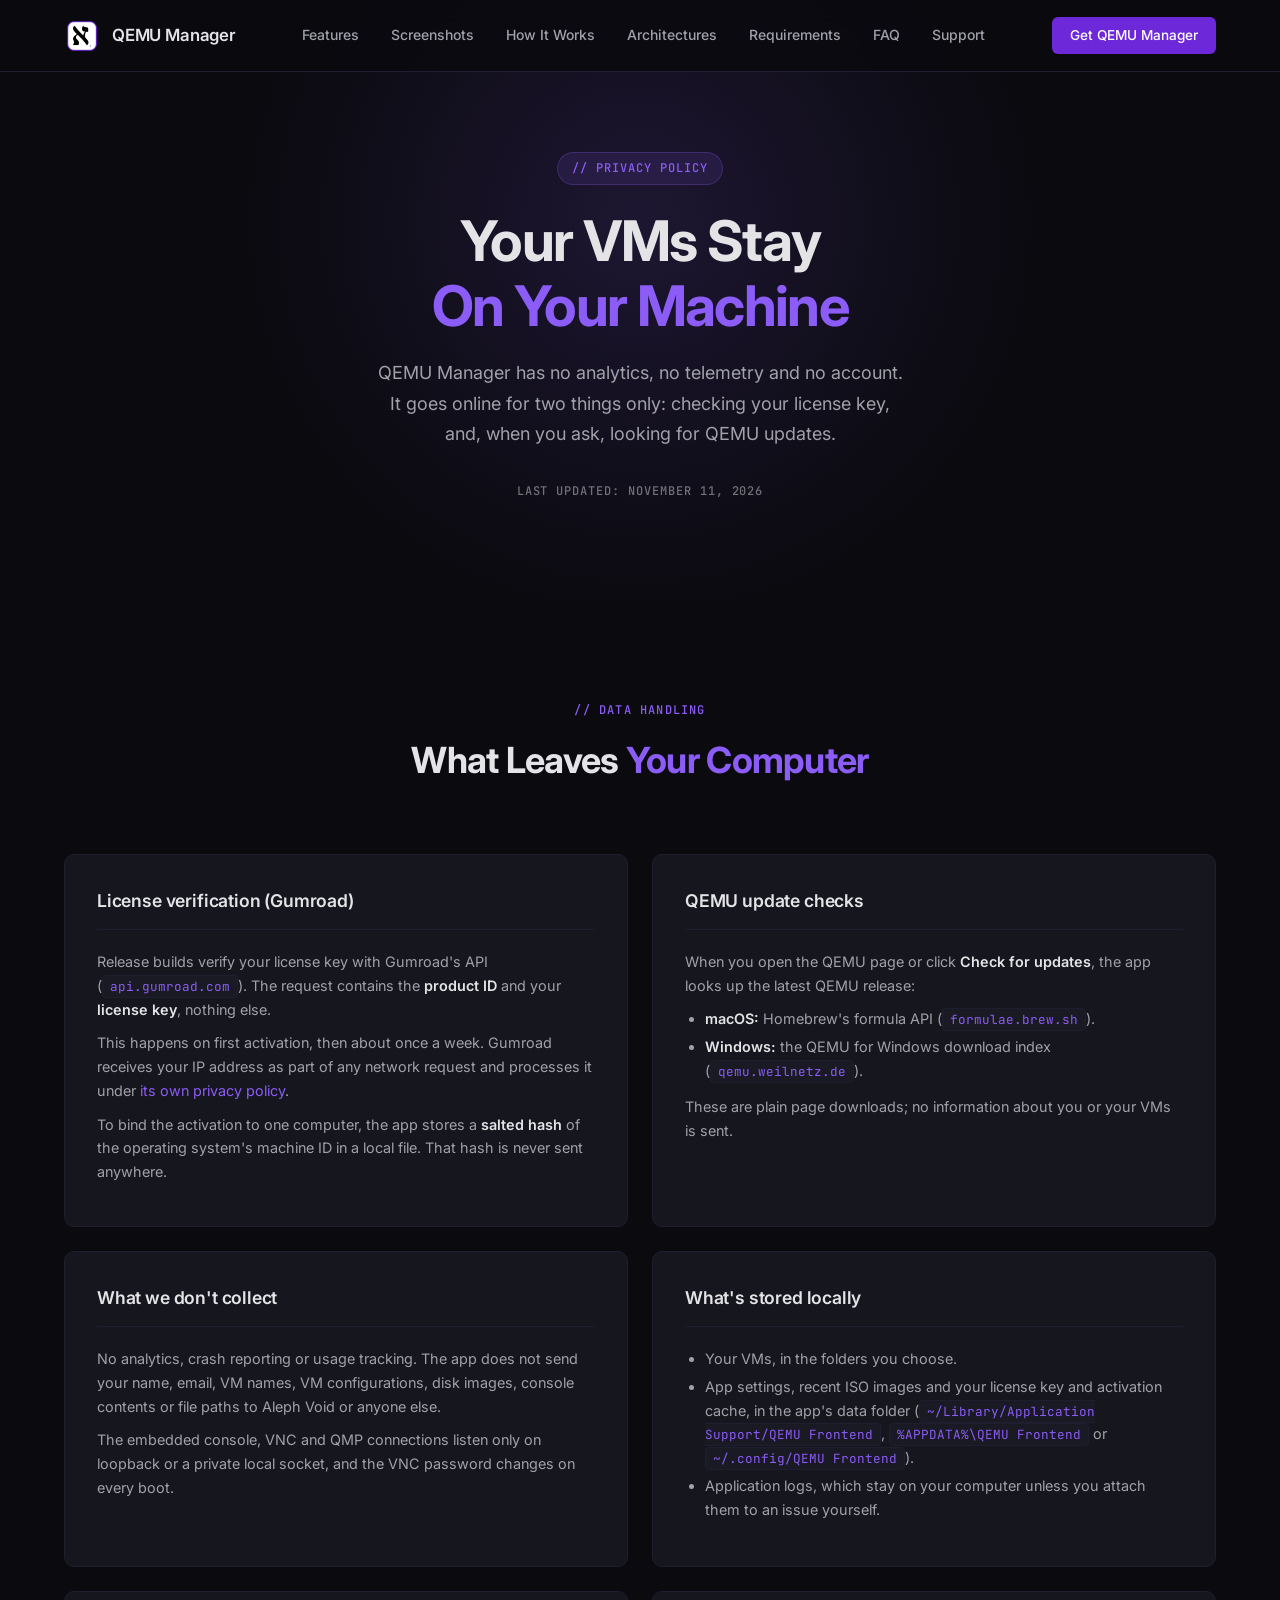
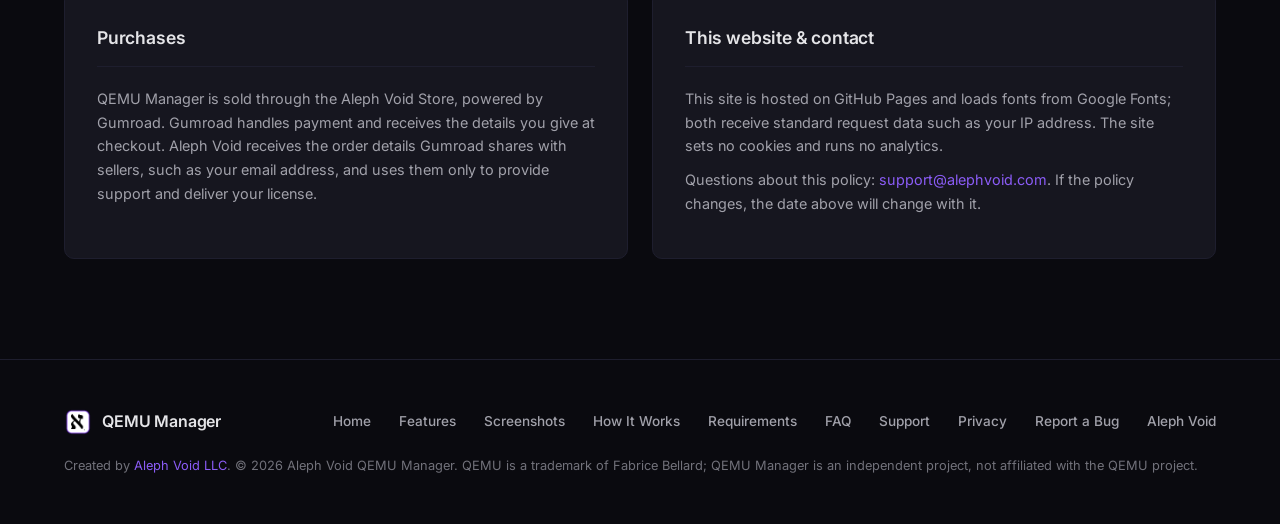
<file: privacy.html>
<!DOCTYPE html>
<html lang="en">
<head>
  <meta charset="UTF-8" />
  <meta name="viewport" content="width=device-width, initial-scale=1.0" />
  <title>Privacy Policy &mdash; Aleph Void QEMU Manager</title>
  <meta name="description" content="Privacy policy for Aleph Void QEMU Manager: no analytics or telemetry; the app only contacts Gumroad to verify your license and, on request, checks for QEMU updates." />
  <link rel="icon" href="/favicon.ico" sizes="48x48" />
  <link rel="icon" type="image/svg+xml" href="assets/img/logo.svg" />
  <link rel="icon" type="image/png" href="assets/img/app-icon.png" sizes="256x256" />

  <!-- Open Graph -->
  <meta property="og:type" content="website" />
  <meta property="og:site_name" content="Aleph Void QEMU Manager" />
  <meta property="og:url" content="https://qemu-manager.alephvoid.com/privacy.html" />
  <meta property="og:title" content="Privacy Policy — Aleph Void QEMU Manager" />
  <meta property="og:description" content="Privacy policy for Aleph Void QEMU Manager: no analytics or telemetry; the app only contacts Gumroad to verify your license and, on request, checks for QEMU updates." />
  <meta property="og:image" content="https://qemu-manager.alephvoid.com/assets/img/app-icon.png" />
  <meta property="og:image:type" content="image/png" />
  <meta property="og:image:width" content="256" />
  <meta property="og:image:height" content="256" />
  <meta property="og:image:alt" content="QEMU Manager icon" />

  <!-- Twitter Card -->
  <meta name="twitter:card" content="summary" />
  <meta name="twitter:title" content="Privacy Policy — Aleph Void QEMU Manager" />
  <meta name="twitter:description" content="QEMU Manager has no analytics or telemetry." />
  <meta name="twitter:image" content="https://qemu-manager.alephvoid.com/assets/img/app-icon.png" />
  <meta name="twitter:image:alt" content="QEMU Manager icon" />
  <link rel="preconnect" href="https://fonts.googleapis.com" />
  <link rel="preconnect" href="https://fonts.gstatic.com" crossorigin />
  <link href="https://fonts.googleapis.com/css2?family=Inter:wght@300;400;500;600;700&family=JetBrains+Mono:wght@400;500&display=swap" rel="stylesheet" />
  <link rel="stylesheet" href="styles.css" />
</head>
<body>
  <!-- Navigation -->
  <nav id="nav">
    <div class="nav-inner">
      <a href="index.html" class="nav-brand">
        <img class="nav-logo" src="assets/img/app-icon.png" alt="QEMU Manager" />
        <span>QEMU Manager</span>
      </a>
      <div class="nav-links">
        <a href="index.html#features">Features</a>
        <a href="index.html#screenshots">Screenshots</a>
        <a href="index.html#how-it-works">How It Works</a>
        <a href="index.html#architectures">Architectures</a>
        <a href="index.html#requirements">Requirements</a>
        <a href="index.html#faq">FAQ</a>
        <a href="support.html">Support</a>
      </div>
      <div class="nav-actions">
        <a href="index.html#install" class="btn btn-sm btn-primary">Get QEMU Manager</a>
      </div>
      <button class="mobile-menu-btn" id="mobile-menu-btn" aria-label="Menu">
        <span></span><span></span><span></span>
      </button>
    </div>
    <div class="mobile-menu" id="mobile-menu">
      <a href="index.html#features">Features</a>
      <a href="index.html#screenshots">Screenshots</a>
      <a href="index.html#how-it-works">How It Works</a>
      <a href="index.html#architectures">Architectures</a>
      <a href="index.html#requirements">Requirements</a>
      <a href="index.html#faq">FAQ</a>
      <a href="support.html">Support</a>
      <a href="index.html#install" class="btn btn-primary">Get QEMU Manager</a>
    </div>
  </nav>

  <!-- Hero -->
  <section class="hero">
    <div class="container">
      <div class="hero-content">
        <div class="hero-badge">// Privacy Policy</div>
        <h1>Your VMs Stay<br /><span class="text-gradient">On Your Machine</span></h1>
        <p class="hero-subtitle">
          QEMU Manager has no analytics, no telemetry and no account. It goes online for two
          things only: checking your license key, and, when you ask, looking for QEMU updates.
        </p>
        <p class="hero-platforms-label">Last updated: November 11, 2026</p>
      </div>
    </div>
  </section>

  <section class="docs">
    <div class="container">
      <div class="section-header">
        <span class="section-label">// Data Handling</span>
        <h2>What Leaves <span class="text-gradient">Your Computer</span></h2>
      </div>
      <div class="docs-grid">
        <div class="doc-card">
          <h3>License verification (Gumroad)</h3>
          <div class="doc-content">
            <p>Release builds verify your license key with Gumroad's API (<code>api.gumroad.com</code>). The request contains the <strong>product ID</strong> and your <strong>license key</strong>, nothing else.</p>
            <p>This happens on first activation, then about once a week. Gumroad receives your IP address as part of any network request and processes it under <a href="https://gumroad.com/privacy" target="_blank" rel="noopener">its own privacy policy</a>.</p>
            <p>To bind the activation to one computer, the app stores a <strong>salted hash</strong> of the operating system's machine ID in a local file. That hash is never sent anywhere.</p>
          </div>
        </div>
        <div class="doc-card">
          <h3>QEMU update checks</h3>
          <div class="doc-content">
            <p>When you open the QEMU page or click <strong>Check for updates</strong>, the app looks up the latest QEMU release:</p>
            <ul>
              <li><strong>macOS:</strong> Homebrew's formula API (<code>formulae.brew.sh</code>).</li>
              <li><strong>Windows:</strong> the QEMU for Windows download index (<code>qemu.weilnetz.de</code>).</li>
            </ul>
            <p>These are plain page downloads; no information about you or your VMs is sent.</p>
          </div>
        </div>
        <div class="doc-card">
          <h3>What we don't collect</h3>
          <div class="doc-content">
            <p>No analytics, crash reporting or usage tracking. The app does not send your name, email, VM names, VM configurations, disk images, console contents or file paths to Aleph Void or anyone else.</p>
            <p>The embedded console, VNC and QMP connections listen only on loopback or a private local socket, and the VNC password changes on every boot.</p>
          </div>
        </div>
        <div class="doc-card">
          <h3>What's stored locally</h3>
          <div class="doc-content">
            <ul>
              <li>Your VMs, in the folders you choose.</li>
              <li>App settings, recent ISO images and your license key and activation cache, in the app's data folder (<code>~/Library/Application Support/QEMU Frontend</code>, <code>%APPDATA%\QEMU Frontend</code> or <code>~/.config/QEMU Frontend</code>).</li>
              <li>Application logs, which stay on your computer unless you attach them to an issue yourself.</li>
            </ul>
          </div>
        </div>
        <div class="doc-card">
          <h3>Purchases</h3>
          <div class="doc-content">
            <p>QEMU Manager is sold through the Aleph Void Store, powered by Gumroad. Gumroad handles payment and receives the details you give at checkout. Aleph Void receives the order details Gumroad shares with sellers, such as your email address, and uses them only to provide support and deliver your license.</p>
          </div>
        </div>
        <div class="doc-card">
          <h3>This website &amp; contact</h3>
          <div class="doc-content">
            <p>This site is hosted on GitHub Pages and loads fonts from Google Fonts; both receive standard request data such as your IP address. The site sets no cookies and runs no analytics.</p>
            <p>Questions about this policy: <a href="mailto:support@alephvoid.com?subject=QEMU%20Manager%20privacy">support@alephvoid.com</a>. If the policy changes, the date above will change with it.</p>
          </div>
        </div>
      </div>
    </div>
  </section>

  <!-- Footer -->
  <footer class="footer">
    <div class="container">
      <div class="footer-inner">
        <div class="footer-brand">
          <img class="footer-logo" src="assets/img/app-icon.png" alt="QEMU Manager" />
          <span>QEMU Manager</span>
        </div>
        <div class="footer-links">
          <a href="index.html">Home</a>
          <a href="index.html#features">Features</a>
          <a href="index.html#screenshots">Screenshots</a>
          <a href="index.html#how-it-works">How It Works</a>
          <a href="index.html#requirements">Requirements</a>
          <a href="index.html#faq">FAQ</a>
          <a href="support.html">Support</a>
          <a href="privacy.html">Privacy</a>
          <a href="https://github.com/aleph-void/qemu-manager.alephvoid.com/issues" target="_blank" rel="noopener">Report a Bug</a>
          <a href="https://alephvoid.com" target="_blank" rel="noopener">Aleph Void</a>
        </div>
        <p class="footer-copy">Created by <a href="https://alephvoid.com" target="_blank" rel="noopener">Aleph Void LLC</a>. &copy; 2026 Aleph Void QEMU Manager. QEMU is a trademark of Fabrice Bellard; QEMU Manager is an independent project, not affiliated with the QEMU project.</p>
      </div>
    </div>
  </footer>

  <script src="main.js"></script>
</body>
</html>
</file>
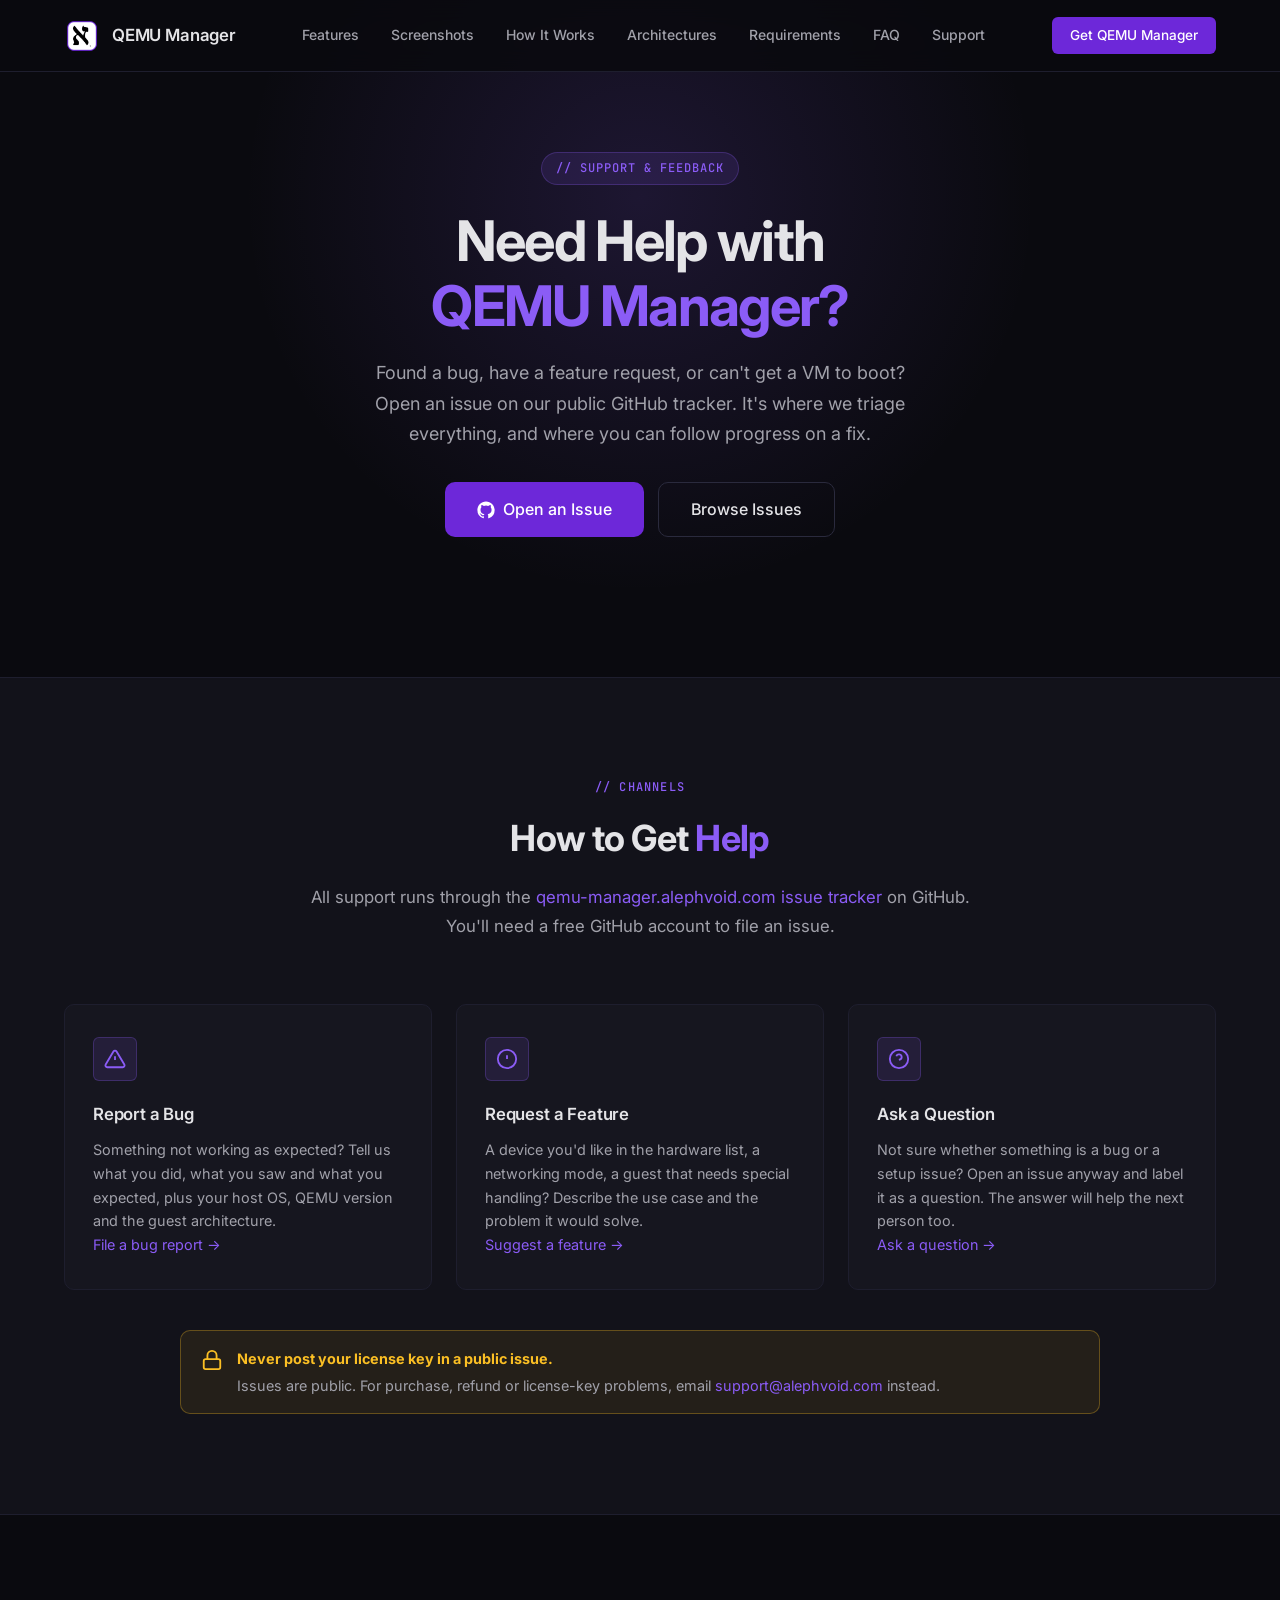
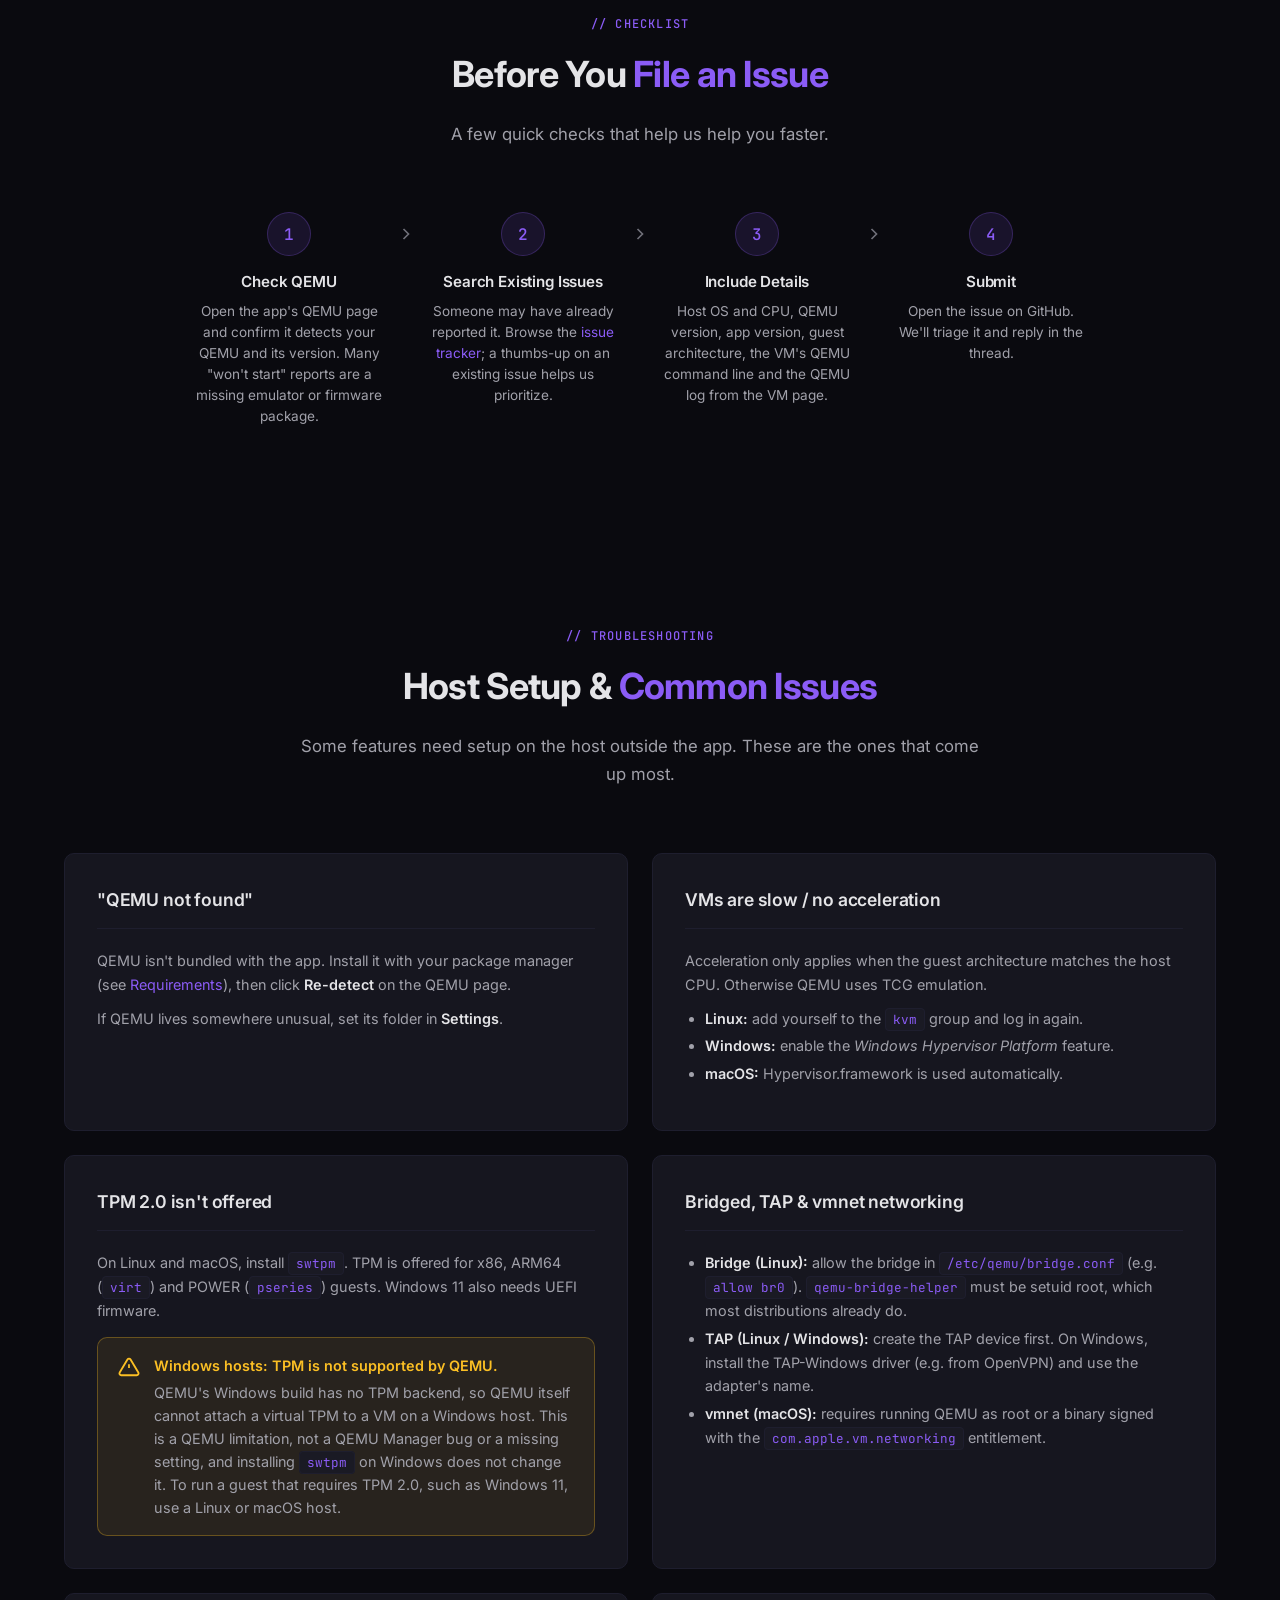
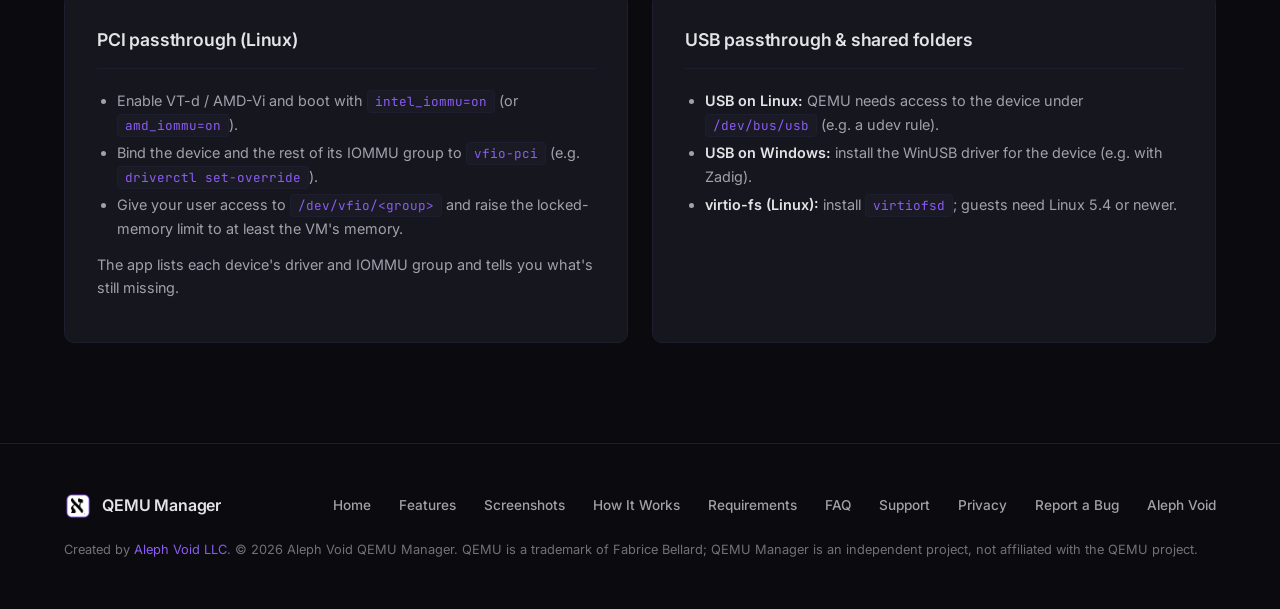
<file: support.html>
<!DOCTYPE html>
<html lang="en">
<head>
  <meta charset="UTF-8" />
  <meta name="viewport" content="width=device-width, initial-scale=1.0" />
  <title>Support &mdash; Aleph Void QEMU Manager</title>
  <meta name="description" content="Get support for Aleph Void QEMU Manager. Report bugs, request features and ask questions on the GitHub issue tracker." />
  <link rel="icon" href="/favicon.ico" sizes="48x48" />
  <link rel="icon" type="image/svg+xml" href="assets/img/logo.svg" />
  <link rel="icon" type="image/png" href="assets/img/app-icon.png" sizes="256x256" />

  <!-- Open Graph -->
  <meta property="og:type" content="website" />
  <meta property="og:site_name" content="Aleph Void QEMU Manager" />
  <meta property="og:url" content="https://qemu-manager.alephvoid.com/support.html" />
  <meta property="og:title" content="Support — Aleph Void QEMU Manager" />
  <meta property="og:description" content="Get support for Aleph Void QEMU Manager. Report bugs, request features and ask questions on the GitHub issue tracker." />
  <meta property="og:image" content="https://qemu-manager.alephvoid.com/assets/img/app-icon.png" />
  <meta property="og:image:type" content="image/png" />
  <meta property="og:image:width" content="256" />
  <meta property="og:image:height" content="256" />
  <meta property="og:image:alt" content="QEMU Manager icon" />

  <!-- Twitter Card -->
  <meta name="twitter:card" content="summary" />
  <meta name="twitter:title" content="Support — Aleph Void QEMU Manager" />
  <meta name="twitter:description" content="Report bugs, request features, or ask questions about QEMU Manager." />
  <meta name="twitter:image" content="https://qemu-manager.alephvoid.com/assets/img/app-icon.png" />
  <meta name="twitter:image:alt" content="QEMU Manager icon" />
  <link rel="preconnect" href="https://fonts.googleapis.com" />
  <link rel="preconnect" href="https://fonts.gstatic.com" crossorigin />
  <link href="https://fonts.googleapis.com/css2?family=Inter:wght@300;400;500;600;700&family=JetBrains+Mono:wght@400;500&display=swap" rel="stylesheet" />
  <link rel="stylesheet" href="styles.css" />
</head>
<body>
  <!-- Navigation -->
  <nav id="nav">
    <div class="nav-inner">
      <a href="index.html" class="nav-brand">
        <img class="nav-logo" src="assets/img/app-icon.png" alt="QEMU Manager" />
        <span>QEMU Manager</span>
      </a>
      <div class="nav-links">
        <a href="index.html#features">Features</a>
        <a href="index.html#screenshots">Screenshots</a>
        <a href="index.html#how-it-works">How It Works</a>
        <a href="index.html#architectures">Architectures</a>
        <a href="index.html#requirements">Requirements</a>
        <a href="index.html#faq">FAQ</a>
        <a href="support.html">Support</a>
      </div>
      <div class="nav-actions">
        <a href="index.html#install" class="btn btn-sm btn-primary">Get QEMU Manager</a>
      </div>
      <button class="mobile-menu-btn" id="mobile-menu-btn" aria-label="Menu">
        <span></span><span></span><span></span>
      </button>
    </div>
    <div class="mobile-menu" id="mobile-menu">
      <a href="index.html#features">Features</a>
      <a href="index.html#screenshots">Screenshots</a>
      <a href="index.html#how-it-works">How It Works</a>
      <a href="index.html#architectures">Architectures</a>
      <a href="index.html#requirements">Requirements</a>
      <a href="index.html#faq">FAQ</a>
      <a href="support.html">Support</a>
      <a href="index.html#install" class="btn btn-primary">Get QEMU Manager</a>
    </div>
  </nav>

  <!-- Hero -->
  <section class="hero">
    <div class="container">
      <div class="hero-content">
        <div class="hero-badge">// Support &amp; Feedback</div>
        <h1>Need Help with<br /><span class="text-gradient">QEMU Manager?</span></h1>
        <p class="hero-subtitle">
          Found a bug, have a feature request, or can't get a VM to boot? Open an issue on our
          public GitHub tracker. It's where we triage everything, and where you can follow
          progress on a fix.
        </p>
        <div class="hero-actions">
          <a href="https://github.com/aleph-void/qemu-manager.alephvoid.com/issues/new" class="btn btn-primary btn-lg" target="_blank" rel="noopener">
            <svg viewBox="0 0 24 24" fill="currentColor" class="btn-icon"><path d="M12 .5C5.65.5.5 5.65.5 12a11.5 11.5 0 0 0 7.86 10.92c.58.1.79-.25.79-.56v-2c-3.2.7-3.87-1.37-3.87-1.37-.53-1.33-1.28-1.69-1.28-1.69-1.05-.71.08-.7.08-.7 1.16.08 1.77 1.19 1.77 1.19 1.03 1.77 2.7 1.26 3.36.96.1-.75.4-1.26.73-1.55-2.55-.29-5.24-1.28-5.24-5.69 0-1.26.45-2.29 1.19-3.1-.12-.29-.52-1.46.11-3.05 0 0 .97-.31 3.17 1.18a11 11 0 0 1 5.77 0c2.2-1.49 3.17-1.18 3.17-1.18.63 1.59.23 2.76.11 3.05.74.81 1.19 1.84 1.19 3.1 0 4.42-2.69 5.39-5.26 5.68.41.36.78 1.06.78 2.14v3.17c0 .31.21.67.8.56A11.5 11.5 0 0 0 23.5 12C23.5 5.65 18.35.5 12 .5z"/></svg>
            Open an Issue
          </a>
          <a href="https://github.com/aleph-void/qemu-manager.alephvoid.com/issues" class="btn btn-outline btn-lg" target="_blank" rel="noopener">Browse Issues</a>
        </div>
      </div>
    </div>
  </section>

  <!-- Support channels -->
  <section class="features">
    <div class="container">
      <div class="section-header">
        <span class="section-label">// Channels</span>
        <h2>How to Get <span class="text-gradient">Help</span></h2>
        <p>All support runs through the <a href="https://github.com/aleph-void/qemu-manager.alephvoid.com/issues" target="_blank" rel="noopener">qemu-manager.alephvoid.com issue tracker</a> on GitHub. You'll need a free GitHub account to file an issue.</p>
      </div>
      <div class="feature-grid">
        <div class="feature-card">
          <div class="feature-icon">
            <svg viewBox="0 0 24 24" fill="none" stroke="currentColor" stroke-width="2"><path d="M10.29 3.86L1.82 18a2 2 0 0 0 1.71 3h16.94a2 2 0 0 0 1.71-3L13.71 3.86a2 2 0 0 0-3.42 0z"/><line x1="12" y1="9" x2="12" y2="13"/><line x1="12" y1="17" x2="12.01" y2="17"/></svg>
          </div>
          <h3>Report a Bug</h3>
          <p>Something not working as expected? Tell us what you did, what you saw and what you expected, plus your host OS, QEMU version and the guest architecture.</p>
          <p><a href="https://github.com/aleph-void/qemu-manager.alephvoid.com/issues/new?template=bug_report.yml" target="_blank" rel="noopener">File a bug report &rarr;</a></p>
        </div>
        <div class="feature-card">
          <div class="feature-icon">
            <svg viewBox="0 0 24 24" fill="none" stroke="currentColor" stroke-width="2"><circle cx="12" cy="12" r="10"/><line x1="12" y1="8" x2="12" y2="12"/><line x1="12" y1="16" x2="12.01" y2="16"/></svg>
          </div>
          <h3>Request a Feature</h3>
          <p>A device you'd like in the hardware list, a networking mode, a guest that needs special handling? Describe the use case and the problem it would solve.</p>
          <p><a href="https://github.com/aleph-void/qemu-manager.alephvoid.com/issues/new?labels=enhancement" target="_blank" rel="noopener">Suggest a feature &rarr;</a></p>
        </div>
        <div class="feature-card">
          <div class="feature-icon">
            <svg viewBox="0 0 24 24" fill="none" stroke="currentColor" stroke-width="2"><circle cx="12" cy="12" r="10"/><path d="M9.09 9a3 3 0 0 1 5.83 1c0 2-3 3-3 3"/><line x1="12" y1="17" x2="12.01" y2="17"/></svg>
          </div>
          <h3>Ask a Question</h3>
          <p>Not sure whether something is a bug or a setup issue? Open an issue anyway and label it as a question. The answer will help the next person too.</p>
          <p><a href="https://github.com/aleph-void/qemu-manager.alephvoid.com/issues/new?labels=question" target="_blank" rel="noopener">Ask a question &rarr;</a></p>
        </div>
      </div>
      <div class="install-warning" role="note" style="max-width: 920px; margin: 40px auto 0;">
        <svg viewBox="0 0 24 24" fill="none" stroke="currentColor" stroke-width="2" aria-hidden="true"><rect x="3" y="11" width="18" height="11" rx="2"/><path d="M7 11V7a5 5 0 0 1 10 0v4"/></svg>
        <div>
          <strong>Never post your license key in a public issue.</strong>
          Issues are public. For purchase, refund or license-key problems, email <a href="mailto:support@alephvoid.com?subject=QEMU%20Manager%20license">support@alephvoid.com</a> instead.
        </div>
      </div>
    </div>
  </section>

  <!-- Before you file -->
  <section class="how-it-works">
    <div class="container">
      <div class="section-header">
        <span class="section-label">// Checklist</span>
        <h2>Before You <span class="text-gradient">File an Issue</span></h2>
        <p>A few quick checks that help us help you faster.</p>
      </div>
      <div class="workflow-steps">
        <div class="steps">
          <div class="step">
            <div class="step-num">1</div>
            <div class="step-content">
              <h4>Check QEMU</h4>
              <p>Open the app's QEMU page and confirm it detects your QEMU and its version. Many "won't start" reports are a missing emulator or firmware package.</p>
            </div>
          </div>
          <div class="step-arrow">
            <svg viewBox="0 0 24 24" fill="none" stroke="currentColor" stroke-width="2"><polyline points="9 18 15 12 9 6"/></svg>
          </div>
          <div class="step">
            <div class="step-num">2</div>
            <div class="step-content">
              <h4>Search Existing Issues</h4>
              <p>Someone may have already reported it. Browse the <a href="https://github.com/aleph-void/qemu-manager.alephvoid.com/issues" target="_blank" rel="noopener">issue tracker</a>; a thumbs-up on an existing issue helps us prioritize.</p>
            </div>
          </div>
          <div class="step-arrow">
            <svg viewBox="0 0 24 24" fill="none" stroke="currentColor" stroke-width="2"><polyline points="9 18 15 12 9 6"/></svg>
          </div>
          <div class="step">
            <div class="step-num">3</div>
            <div class="step-content">
              <h4>Include Details</h4>
              <p>Host OS and CPU, QEMU version, app version, guest architecture, the VM's QEMU command line and the QEMU log from the VM page.</p>
            </div>
          </div>
          <div class="step-arrow">
            <svg viewBox="0 0 24 24" fill="none" stroke="currentColor" stroke-width="2"><polyline points="9 18 15 12 9 6"/></svg>
          </div>
          <div class="step">
            <div class="step-num">4</div>
            <div class="step-content">
              <h4>Submit</h4>
              <p>Open the issue on GitHub. We'll triage it and reply in the thread.</p>
            </div>
          </div>
        </div>
      </div>
    </div>
  </section>

  <!-- Troubleshooting -->
  <section class="docs" id="host-setup">
    <div class="container">
      <div class="section-header">
        <span class="section-label">// Troubleshooting</span>
        <h2>Host Setup &amp; <span class="text-gradient">Common Issues</span></h2>
        <p>Some features need setup on the host outside the app. These are the ones that come up most.</p>
      </div>
      <div class="docs-grid">
        <div class="doc-card">
          <h3>"QEMU not found"</h3>
          <div class="doc-content">
            <p>QEMU isn't bundled with the app. Install it with your package manager (see <a href="index.html#requirements">Requirements</a>), then click <strong>Re-detect</strong> on the QEMU page.</p>
            <p>If QEMU lives somewhere unusual, set its folder in <strong>Settings</strong>.</p>
          </div>
        </div>
        <div class="doc-card">
          <h3>VMs are slow / no acceleration</h3>
          <div class="doc-content">
            <p>Acceleration only applies when the guest architecture matches the host CPU. Otherwise QEMU uses TCG emulation.</p>
            <ul>
              <li><strong>Linux:</strong> add yourself to the <code>kvm</code> group and log in again.</li>
              <li><strong>Windows:</strong> enable the <em>Windows Hypervisor Platform</em> feature.</li>
              <li><strong>macOS:</strong> Hypervisor.framework is used automatically.</li>
            </ul>
          </div>
        </div>
        <div class="doc-card" id="windows-tpm">
          <h3>TPM 2.0 isn't offered</h3>
          <div class="doc-content">
            <p>On Linux and macOS, install <code>swtpm</code>. TPM is offered for x86, ARM64 (<code>virt</code>) and POWER (<code>pseries</code>) guests. Windows&nbsp;11 also needs UEFI firmware.</p>
            <div class="install-warning" role="note" style="max-width: none; margin: 14px 0 0;">
              <svg viewBox="0 0 24 24" fill="none" stroke="currentColor" stroke-width="2" aria-hidden="true"><path d="M10.29 3.86 1.82 18a2 2 0 0 0 1.71 3h16.94a2 2 0 0 0 1.71-3L13.71 3.86a2 2 0 0 0-3.42 0z"/><line x1="12" y1="9" x2="12" y2="13"/><line x1="12" y1="17" x2="12.01" y2="17"/></svg>
              <div>
                <strong>Windows hosts: TPM is not supported by QEMU.</strong>
                QEMU's Windows build has no TPM backend, so QEMU itself cannot attach a virtual TPM to a VM on a Windows host. This is a QEMU limitation, not a QEMU Manager bug or a missing setting, and installing <code>swtpm</code> on Windows does not change it. To run a guest that requires TPM&nbsp;2.0, such as Windows&nbsp;11, use a Linux or macOS host.
              </div>
            </div>
          </div>
        </div>
        <div class="doc-card">
          <h3>Bridged, TAP &amp; vmnet networking</h3>
          <div class="doc-content">
            <ul>
              <li><strong>Bridge (Linux):</strong> allow the bridge in <code>/etc/qemu/bridge.conf</code> (e.g. <code>allow br0</code>). <code>qemu-bridge-helper</code> must be setuid root, which most distributions already do.</li>
              <li><strong>TAP (Linux / Windows):</strong> create the TAP device first. On Windows, install the TAP-Windows driver (e.g. from OpenVPN) and use the adapter's name.</li>
              <li><strong>vmnet (macOS):</strong> requires running QEMU as root or a binary signed with the <code>com.apple.vm.networking</code> entitlement.</li>
            </ul>
          </div>
        </div>
        <div class="doc-card">
          <h3>PCI passthrough (Linux)</h3>
          <div class="doc-content">
            <ul>
              <li>Enable VT-d / AMD-Vi and boot with <code>intel_iommu=on</code> (or <code>amd_iommu=on</code>).</li>
              <li>Bind the device and the rest of its IOMMU group to <code>vfio-pci</code> (e.g. <code>driverctl set-override</code>).</li>
              <li>Give your user access to <code>/dev/vfio/&lt;group&gt;</code> and raise the locked-memory limit to at least the VM's memory.</li>
            </ul>
            <p>The app lists each device's driver and IOMMU group and tells you what's still missing.</p>
          </div>
        </div>
        <div class="doc-card">
          <h3>USB passthrough &amp; shared folders</h3>
          <div class="doc-content">
            <ul>
              <li><strong>USB on Linux:</strong> QEMU needs access to the device under <code>/dev/bus/usb</code> (e.g. a udev rule).</li>
              <li><strong>USB on Windows:</strong> install the WinUSB driver for the device (e.g. with Zadig).</li>
              <li><strong>virtio-fs (Linux):</strong> install <code>virtiofsd</code>; guests need Linux 5.4 or newer.</li>
            </ul>
          </div>
        </div>
      </div>
    </div>
  </section>

  <!-- Footer -->
  <footer class="footer">
    <div class="container">
      <div class="footer-inner">
        <div class="footer-brand">
          <img class="footer-logo" src="assets/img/app-icon.png" alt="QEMU Manager" />
          <span>QEMU Manager</span>
        </div>
        <div class="footer-links">
          <a href="index.html">Home</a>
          <a href="index.html#features">Features</a>
          <a href="index.html#screenshots">Screenshots</a>
          <a href="index.html#how-it-works">How It Works</a>
          <a href="index.html#requirements">Requirements</a>
          <a href="index.html#faq">FAQ</a>
          <a href="support.html">Support</a>
          <a href="privacy.html">Privacy</a>
          <a href="https://github.com/aleph-void/qemu-manager.alephvoid.com/issues" target="_blank" rel="noopener">Report a Bug</a>
          <a href="https://alephvoid.com" target="_blank" rel="noopener">Aleph Void</a>
        </div>
        <p class="footer-copy">Created by <a href="https://alephvoid.com" target="_blank" rel="noopener">Aleph Void LLC</a>. &copy; 2026 Aleph Void QEMU Manager. QEMU is a trademark of Fabrice Bellard; QEMU Manager is an independent project, not affiliated with the QEMU project.</p>
      </div>
    </div>
  </footer>

  <script src="main.js"></script>
</body>
</html>
</file>
<file: styles.css>
/* ===== Design Tokens (Aleph Void palette, dark-only) ===== */
:root {
  --color-bg: #0a0a0f;
  --color-bg-alt: #12121a;
  --color-bg-card: #16161f;
  --color-surface: #1a1a24;
  --color-border: #1e1e2e;
  --color-border-strong: #2a2a3d;
  --color-text: #e4e4e7;
  --color-text-secondary: #a1a1aa;
  --color-text-muted: #71717a;
  --color-accent: #6d28d9;
  --color-accent-light: #8b5cf6;
  --color-accent-hover: #7c3aed;
  --color-accent-soft: rgba(139, 92, 246, 0.12);
  --color-accent-glow: rgba(139, 92, 246, 0.15);
  --color-accent-border: rgba(139, 92, 246, 0.25);
  --color-success: #4ade80;
  --color-warn: #fbbf24;
  --color-error: #f87171;
  --shadow-sm: 0 1px 2px rgba(0,0,0,.3);
  --shadow-md: 0 4px 12px rgba(0,0,0,.4);
  --shadow-lg: 0 12px 40px rgba(0,0,0,.5);
  --shadow-xl: 0 20px 60px rgba(0,0,0,.6);
  --shadow-glow: 0 0 40px rgba(139, 92, 246, 0.15);
  --radius-sm: 6px;
  --radius-md: 10px;
  --radius-lg: 16px;
  --radius-xl: 24px;
  --font-sans: 'Inter', -apple-system, BlinkMacSystemFont, 'Segoe UI', sans-serif;
  --font-mono: 'JetBrains Mono', 'Fira Code', monospace;
  --nav-height: 72px;
}

/* ===== Reset & Base ===== */
*, *::before, *::after {
  box-sizing: border-box;
  margin: 0;
  padding: 0;
}

html {
  scroll-behavior: smooth;
  scroll-padding-top: calc(var(--nav-height) + 24px);
}

body {
  font-family: var(--font-sans);
  background: var(--color-bg);
  color: var(--color-text);
  line-height: 1.6;
  -webkit-font-smoothing: antialiased;
  -moz-osx-font-smoothing: grayscale;
  overflow-x: hidden;
}

.container {
  max-width: 1200px;
  margin: 0 auto;
  padding: 0 24px;
}

a {
  color: var(--color-accent-light);
  text-decoration: none;
  transition: color .15s;
}
a:hover { color: #a78bfa; }

code {
  font-family: var(--font-mono);
  font-size: .88em;
  background: var(--color-surface);
  border: 1px solid var(--color-border);
  color: var(--color-accent-light);
  padding: 2px 7px;
  border-radius: 4px;
}

/* ===== Buttons ===== */
.btn {
  display: inline-flex;
  align-items: center;
  gap: 8px;
  padding: 12px 24px;
  border-radius: var(--radius-sm);
  font-weight: 500;
  font-size: .95rem;
  cursor: pointer;
  transition: all .2s;
  border: none;
  text-decoration: none;
}
.btn-primary {
  background: var(--color-accent);
  color: #fff;
}
.btn-primary:hover {
  background: var(--color-accent-light);
  color: #fff;
  transform: translateY(-1px);
}
.btn-outline {
  background: transparent;
  color: var(--color-text);
  border: 1px solid var(--color-border-strong);
}
.btn-outline:hover {
  border-color: var(--color-accent);
  color: var(--color-accent-light);
}
.btn-lg {
  padding: 14px 32px;
  font-size: 1rem;
  border-radius: var(--radius-md);
}
.btn-sm {
  padding: 8px 18px;
  font-size: .85rem;
}
.btn-icon {
  width: 18px;
  height: 18px;
}

/* ===== Navigation ===== */
#nav {
  position: fixed;
  top: 0;
  left: 0;
  right: 0;
  height: var(--nav-height);
  background: rgba(10, 10, 15, 0.85);
  backdrop-filter: blur(12px);
  -webkit-backdrop-filter: blur(12px);
  border-bottom: 1px solid var(--color-border);
  z-index: 100;
  transition: background .2s;
}
.nav-inner {
  max-width: 1200px;
  margin: 0 auto;
  padding: 0 24px;
  height: 100%;
  display: flex;
  align-items: center;
  justify-content: space-between;
}
.nav-brand {
  display: flex;
  align-items: center;
  gap: 12px;
  font-weight: 600;
  font-size: 1.05rem;
  letter-spacing: -0.01em;
  color: var(--color-text);
}
.nav-brand:hover { color: var(--color-text); }
.nav-logo {
  width: 36px;
  height: 36px;
  border-radius: 8px;
  object-fit: cover;
}
.nav-links {
  display: flex;
  gap: 32px;
}
.nav-links a {
  color: var(--color-text-secondary);
  font-size: .875rem;
  font-weight: 500;
  transition: color .15s;
}
.nav-links a:hover {
  color: var(--color-text);
}
.nav-actions {
  display: flex;
  align-items: center;
  gap: 12px;
}

.mobile-menu-btn {
  display: none;
  flex-direction: column;
  gap: 5px;
  border: none;
  background: none;
  cursor: pointer;
  padding: 4px;
}
.mobile-menu-btn span {
  display: block;
  width: 22px;
  height: 2px;
  background: var(--color-text);
  border-radius: 2px;
  transition: all .2s;
}
.mobile-menu {
  display: none;
  flex-direction: column;
  gap: 4px;
  padding: 12px 24px 20px;
  background: var(--color-bg);
  border-bottom: 1px solid var(--color-border);
}
.mobile-menu a {
  color: var(--color-text-secondary);
  font-size: .95rem;
  font-weight: 500;
  padding: 10px 0;
}
.mobile-menu.open { display: flex; }

/* ===== Hero ===== */
.hero {
  padding: calc(var(--nav-height) + 80px) 0 100px;
  position: relative;
  overflow: hidden;
}
.hero::before {
  content: '';
  position: absolute;
  top: -30%;
  left: 50%;
  transform: translateX(-50%);
  width: 800px;
  height: 800px;
  background: radial-gradient(circle, var(--color-accent-glow) 0%, transparent 70%);
  pointer-events: none;
  z-index: 0;
}
.hero .container {
  display: grid;
  grid-template-columns: 1fr 1fr;
  gap: 64px;
  align-items: center;
  position: relative;
  z-index: 1;
}
.hero-badge {
  display: inline-flex;
  align-items: center;
  padding: 6px 14px;
  background: var(--color-accent-soft);
  color: var(--color-accent-light);
  font-family: var(--font-mono);
  font-size: .75rem;
  font-weight: 500;
  text-transform: uppercase;
  letter-spacing: .08em;
  border: 1px solid var(--color-accent-border);
  border-radius: 100px;
  margin-bottom: 24px;
}
.hero h1 {
  font-size: clamp(2.25rem, 5vw, 3.5rem);
  font-weight: 700;
  line-height: 1.15;
  letter-spacing: -.03em;
  margin-bottom: 20px;
}
.text-gradient {
  color: var(--color-accent-light);
}
.hero-subtitle {
  font-size: 1.125rem;
  color: var(--color-text-secondary);
  max-width: 540px;
  margin-bottom: 32px;
  line-height: 1.7;
}
.hero-claim {
  font-size: 1rem;
  color: var(--color-text-secondary);
  max-width: 540px;
  margin: -16px 0 32px;
  padding: 14px 18px;
  line-height: 1.6;
  background: var(--color-accent-soft);
  border: 1px solid var(--color-accent-border);
  border-radius: 10px;
}
.hero-claim strong {
  color: var(--color-accent-light);
  font-weight: 600;
}
.hero-claim em {
  font-style: normal;
  color: var(--color-accent-light);
}
.hero-actions {
  display: flex;
  gap: 14px;
  margin-bottom: 40px;
  flex-wrap: wrap;
}
.hero-demo-note {
  font-size: .95rem;
  color: var(--color-text-secondary);
  margin: -24px 0 40px;
}
.hero-demo-note a {
  color: var(--color-accent-light);
  text-decoration: underline;
  text-underline-offset: 3px;
}
.hero-demo-note a:hover {
  color: var(--color-accent-hover);
}
.hero-platforms {
  display: flex;
  align-items: center;
  gap: 20px;
  flex-wrap: wrap;
}
.hero-platforms-label {
  font-family: var(--font-mono);
  font-size: .75rem;
  color: var(--color-text-muted);
  text-transform: uppercase;
  letter-spacing: .08em;
  font-weight: 500;
}
.platform-icons {
  display: flex;
  gap: 16px;
  flex-wrap: wrap;
}
.platform-icon {
  display: flex;
  align-items: center;
  gap: 6px;
  color: var(--color-text-secondary);
  font-size: .85rem;
  font-weight: 500;
}
.platform-icon svg {
  width: 18px;
  height: 18px;
}

/* ===== Scope Mockup ===== */
.hero-visual {
  display: flex;
  justify-content: center;
}
.scope-mockup {
  width: 100%;
  max-width: 460px;
  background: var(--color-bg-card);
  border: 1px solid var(--color-border);
  border-radius: var(--radius-lg);
  box-shadow: var(--shadow-xl), var(--shadow-glow);
  overflow: hidden;
}
.scope-header {
  display: flex;
  align-items: center;
  gap: 12px;
  padding: 12px 16px;
  background: var(--color-surface);
  border-bottom: 1px solid var(--color-border);
}
.scope-dots {
  display: flex;
  gap: 6px;
}
.scope-dots span {
  width: 10px;
  height: 10px;
  border-radius: 50%;
}
.scope-dots span:nth-child(1) { background: var(--color-error); }
.scope-dots span:nth-child(2) { background: var(--color-warn); }
.scope-dots span:nth-child(3) { background: var(--color-success); }
.scope-title {
  font-weight: 600;
  font-size: .82rem;
  color: var(--color-text-secondary);
}
.scope-body {
  display: flex;
  min-height: 260px;
}
.scope-grid {
  flex: 1;
  display: grid;
  grid-template-columns: 1fr 1fr;
  grid-template-rows: 1fr 1fr;
  gap: 6px;
  padding: 10px;
  background: var(--color-bg);
}
.scope-pane {
  position: relative;
  background: #000;
  border: 1px solid var(--color-border);
  border-radius: var(--radius-sm);
  overflow: hidden;
}
.scope-pane.selected {
  border-color: var(--color-accent-light);
}
.scope-pane-label {
  position: absolute;
  top: 5px;
  left: 7px;
  font-family: var(--font-mono);
  font-size: .62rem;
  color: var(--color-text-secondary);
  display: flex;
  align-items: center;
  gap: 5px;
  z-index: 2;
}
.scope-pane-dot {
  width: 6px;
  height: 6px;
  border-radius: 50%;
}
.scope-pane-badge {
  position: absolute;
  top: 5px;
  right: 7px;
  font-family: var(--font-mono);
  font-size: .55rem;
  color: var(--color-text-muted);
  text-transform: uppercase;
  letter-spacing: .06em;
  z-index: 2;
}
.scope-pane svg.graticule {
  position: absolute;
  inset: 0;
  width: 100%;
  height: 100%;
  opacity: .35;
  z-index: 0;
}
.scope-pane svg.waveform {
  position: absolute;
  inset: 0;
  width: 100%;
  height: 100%;
  z-index: 1;
}
.scope-tuning {
  position: absolute;
  bottom: 5px;
  right: 7px;
  font-family: var(--font-mono);
  font-size: .6rem;
  color: var(--color-accent-light);
  z-index: 2;
}
.scope-controls {
  width: 96px;
  background: var(--color-bg-alt);
  border-left: 1px solid var(--color-border);
  padding: 10px 10px;
  display: flex;
  flex-direction: column;
  gap: 8px;
}
.scope-pill {
  text-align: center;
  padding: 6px 4px;
  border: 1px solid var(--color-border);
  background: var(--color-bg-card);
  border-radius: var(--radius-sm);
  color: var(--color-text-muted);
  font-family: var(--font-mono);
  font-size: .62rem;
}
.scope-btn {
  padding: 7px 4px;
  text-align: center;
  font-size: .7rem;
  font-weight: 500;
  border-radius: var(--radius-sm);
  color: var(--color-text-secondary);
  border: 1px solid var(--color-border);
  background: var(--color-bg-card);
  cursor: default;
}
.scope-btn.primary {
  background: var(--color-accent);
  color: #fff;
  border-color: var(--color-accent);
}
.scope-btn.danger-soft {
  color: var(--color-error);
  border-color: rgba(248, 113, 113, 0.25);
}

/* ===== Section Headers ===== */
.section-header {
  text-align: center;
  max-width: 680px;
  margin: 0 auto 64px;
}
.section-label {
  display: block;
  font-family: var(--font-mono);
  font-size: .75rem;
  font-weight: 500;
  text-transform: uppercase;
  letter-spacing: .1em;
  color: var(--color-accent-light);
  margin-bottom: 12px;
}
.section-header h2 {
  font-size: clamp(1.75rem, 3vw, 2.25rem);
  font-weight: 700;
  letter-spacing: -.02em;
  margin-bottom: 16px;
}
.section-header p {
  font-size: 1.05rem;
  color: var(--color-text-secondary);
  line-height: 1.7;
}

/* ===== Features ===== */
.features {
  padding: 100px 0;
  background: var(--color-bg-alt);
  border-top: 1px solid var(--color-border);
  border-bottom: 1px solid var(--color-border);
}
.feature-grid {
  display: grid;
  grid-template-columns: repeat(3, 1fr);
  gap: 24px;
}
.feature-card {
  background: var(--color-bg-card);
  border: 1px solid var(--color-border);
  border-radius: var(--radius-md);
  padding: 32px 28px;
  transition: border-color .2s, transform .2s;
}
.feature-card:hover {
  border-color: var(--color-accent);
  transform: translateY(-2px);
}
.feature-icon {
  width: 44px;
  height: 44px;
  display: flex;
  align-items: center;
  justify-content: center;
  background: var(--color-accent-soft);
  border: 1px solid var(--color-accent-border);
  border-radius: var(--radius-sm);
  margin-bottom: 20px;
}
.feature-icon svg {
  width: 22px;
  height: 22px;
  color: var(--color-accent-light);
}
.feature-card h3 {
  font-size: 1.05rem;
  font-weight: 600;
  letter-spacing: -.01em;
  margin-bottom: 10px;
}
.feature-card p {
  font-size: .9rem;
  color: var(--color-text-secondary);
  line-height: 1.65;
}

/* ===== How It Works ===== */
.how-it-works {
  padding: 100px 0;
}
.modes-grid {
  display: grid;
  grid-template-columns: repeat(3, 1fr);
  gap: 24px;
  margin-bottom: 72px;
}
.mode-card {
  background: var(--color-bg-card);
  border: 1px solid var(--color-border);
  border-radius: var(--radius-md);
  padding: 32px 28px;
  position: relative;
  transition: border-color .2s;
}
.mode-card:hover {
  border-color: var(--color-accent);
}
.mode-number {
  width: 36px;
  height: 36px;
  display: flex;
  align-items: center;
  justify-content: center;
  background: var(--color-accent-soft);
  border: 1px solid var(--color-accent-border);
  color: var(--color-accent-light);
  font-family: var(--font-mono);
  font-weight: 500;
  font-size: .95rem;
  border-radius: var(--radius-sm);
  margin-bottom: 18px;
}
.mode-card h3 {
  font-size: 1.15rem;
  font-weight: 600;
  letter-spacing: -.01em;
  margin-bottom: 10px;
}
.mode-desc {
  color: var(--color-text-secondary);
  font-size: .92rem;
  line-height: 1.65;
  margin-bottom: 18px;
}
.mode-details {
  list-style: none;
  display: flex;
  flex-direction: column;
  gap: 10px;
}
.mode-details li {
  display: flex;
  align-items: center;
  gap: 10px;
  font-size: .88rem;
  color: var(--color-text-secondary);
}
.mode-details li svg {
  width: 18px;
  height: 18px;
  flex-shrink: 0;
}
.workflow-title {
  text-align: center;
  font-size: 1.2rem;
  font-weight: 600;
  letter-spacing: -.01em;
  margin-bottom: 40px;
}
.steps {
  display: flex;
  align-items: flex-start;
  justify-content: center;
  gap: 12px;
  flex-wrap: wrap;
}
.step {
  display: flex;
  flex-direction: column;
  align-items: center;
  text-align: center;
  max-width: 190px;
}
.step-num {
  width: 44px;
  height: 44px;
  display: flex;
  align-items: center;
  justify-content: center;
  background: var(--color-accent-soft);
  border: 1px solid var(--color-accent-border);
  color: var(--color-accent-light);
  font-family: var(--font-mono);
  font-weight: 500;
  font-size: 1rem;
  border-radius: 50%;
  margin-bottom: 14px;
}
.step-content h4 {
  font-size: .95rem;
  font-weight: 600;
  letter-spacing: -.01em;
  margin-bottom: 6px;
}
.step-content p {
  font-size: .85rem;
  color: var(--color-text-secondary);
  line-height: 1.55;
}
.step-arrow {
  padding-top: 12px;
  color: var(--color-text-muted);
}
.step-arrow svg {
  width: 20px;
  height: 20px;
}

/* ===== Demos ===== */
.demos {
  padding: 100px 0;
}
.demos-grid {
  display: grid;
  grid-template-columns: repeat(2, 1fr);
  gap: 24px;
}
.demo-card {
  background: var(--color-bg-card);
  border: 1px solid var(--color-border);
  border-radius: var(--radius-md);
  overflow: hidden;
  transition: border-color .2s, transform .2s;
}
.demo-card:hover {
  border-color: var(--color-accent);
  transform: translateY(-2px);
}
.demo-video {
  position: relative;
  width: 100%;
  aspect-ratio: 16 / 9;
  background: #000;
  border-bottom: 1px solid var(--color-border);
}
.demo-video iframe {
  position: absolute;
  inset: 0;
  width: 100%;
  height: 100%;
  border: 0;
}
.demo-meta {
  display: flex;
  align-items: center;
  gap: 14px;
  padding: 18px 22px;
}
.demo-platform-icon {
  width: 28px;
  height: 28px;
  color: var(--color-accent-light);
  flex-shrink: 0;
}
.demo-meta h3 {
  font-size: 1.02rem;
  font-weight: 600;
  letter-spacing: -.01em;
  margin-bottom: 2px;
}
.demo-meta p {
  font-size: .85rem;
  color: var(--color-text-secondary);
  line-height: 1.4;
}

/* ===== Hardware ===== */
.hardware {
  padding: 100px 0;
  background: var(--color-bg-alt);
  border-top: 1px solid var(--color-border);
  border-bottom: 1px solid var(--color-border);
}
.hardware-grid {
  display: grid;
  grid-template-columns: repeat(auto-fit, minmax(220px, 1fr));
  gap: 16px;
  max-width: 960px;
  margin: 0 auto;
}
.hardware-item {
  padding: 18px 20px;
  background: var(--color-bg-card);
  border: 1px solid var(--color-border);
  border-radius: var(--radius-sm);
  transition: border-color .2s;
}
.hardware-item:hover {
  border-color: var(--color-accent);
}
.hardware-item .name {
  font-weight: 600;
  font-size: .95rem;
  color: var(--color-text);
  margin-bottom: 2px;
}
.hardware-item .label {
  font-family: var(--font-mono);
  font-size: .7rem;
  text-transform: uppercase;
  letter-spacing: .08em;
  color: var(--color-text-muted);
}

/* ===== Docs (shared with privacy/support) ===== */
.docs {
  padding: 100px 0;
}
.docs-grid {
  display: grid;
  grid-template-columns: 1fr 1fr;
  gap: 24px;
}
.doc-card {
  background: var(--color-bg-card);
  border: 1px solid var(--color-border);
  border-radius: var(--radius-md);
  padding: 32px;
  transition: border-color .2s;
}
.doc-card:hover {
  border-color: var(--color-border-strong);
}
.doc-card h3 {
  font-size: 1.1rem;
  font-weight: 600;
  letter-spacing: -.01em;
  margin-bottom: 20px;
  padding-bottom: 14px;
  border-bottom: 1px solid var(--color-border);
}
.doc-content h4 {
  font-size: .92rem;
  font-weight: 600;
  letter-spacing: -.01em;
  color: var(--color-text);
  margin: 18px 0 8px;
}
.doc-content h4:first-child {
  margin-top: 0;
}
.doc-content p {
  font-size: .9rem;
  color: var(--color-text-secondary);
  line-height: 1.65;
  margin-bottom: 10px;
}
.doc-content ul, .doc-content ol {
  padding-left: 20px;
  margin-bottom: 12px;
}
.doc-content li {
  font-size: .9rem;
  color: var(--color-text-secondary);
  line-height: 1.65;
  margin-bottom: 4px;
}
.doc-content strong {
  color: var(--color-text);
  font-weight: 600;
}

/* ===== Data Safety disclosure table ===== */
.disclosure-table {
  width: 100%;
  border-collapse: collapse;
  margin: 16px 0 24px;
  font-size: .85rem;
  border: 1px solid var(--color-border);
  border-radius: var(--radius-sm);
  overflow: hidden;
}
.disclosure-table thead th {
  background: var(--color-bg-alt);
  color: var(--color-text);
  font-weight: 600;
  text-align: left;
  padding: 12px 14px;
  border-bottom: 1px solid var(--color-border-strong);
  font-size: .82rem;
  letter-spacing: .01em;
}
.disclosure-table tbody td {
  padding: 12px 14px;
  border-bottom: 1px solid var(--color-border);
  color: var(--color-text-secondary);
  vertical-align: top;
  line-height: 1.55;
}
.disclosure-table tbody tr:last-child td {
  border-bottom: none;
}
.disclosure-table tbody td:first-child {
  color: var(--color-text);
  font-weight: 500;
  white-space: nowrap;
}
.disclosure-wrap {
  overflow-x: auto;
  -webkit-overflow-scrolling: touch;
}

/* ===== Install ===== */
.install {
  padding: 100px 0;
  background: var(--color-bg-alt);
  border-top: 1px solid var(--color-border);
  border-bottom: 1px solid var(--color-border);
}
.install-grid {
  display: grid;
  grid-template-columns: 1fr 1fr;
  gap: 24px;
  max-width: 640px;
  margin: 0 auto;
}
.install-card {
  display: flex;
  flex-direction: column;
  align-items: center;
  text-align: center;
  padding: 44px 32px;
  background: var(--color-bg-card);
  border: 1px solid var(--color-border);
  border-radius: var(--radius-md);
  transition: border-color .2s, transform .2s;
  color: var(--color-text);
}
.install-card:hover {
  border-color: var(--color-accent);
  transform: translateY(-2px);
  color: var(--color-text);
}
.install-platform-icon {
  width: 54px;
  height: 54px;
  margin-bottom: 18px;
  color: var(--color-accent-light);
}
.install-card h3 {
  font-size: 1.15rem;
  font-weight: 600;
  letter-spacing: -.01em;
  margin-bottom: 4px;
}
.install-card p {
  font-size: .85rem;
  color: var(--color-text-muted);
  margin-bottom: 20px;
}
.install-btn {
  padding: 10px 24px;
  background: var(--color-accent);
  color: #fff;
  font-weight: 500;
  font-size: .9rem;
  border-radius: var(--radius-sm);
  transition: background .2s;
}
.install-card:hover .install-btn {
  background: var(--color-accent-light);
}

/* ===== FAQ ===== */
.faq {
  padding: 100px 0;
}
.faq-list {
  max-width: 760px;
  margin: 0 auto;
  display: flex;
  flex-direction: column;
  gap: 8px;
}
.faq-item {
  background: var(--color-bg-card);
  border: 1px solid var(--color-border);
  border-radius: var(--radius-sm);
  overflow: hidden;
  transition: border-color .2s;
}
.faq-item:hover {
  border-color: var(--color-border-strong);
}
.faq-item[open] {
  border-color: var(--color-accent-border);
}
.faq-item summary {
  padding: 20px 24px;
  font-weight: 500;
  font-size: .98rem;
  cursor: pointer;
  list-style: none;
  display: flex;
  align-items: center;
  justify-content: space-between;
  transition: color .15s;
}
.faq-item summary::-webkit-details-marker { display: none; }
.faq-item summary::after {
  content: '+';
  font-size: 1.3rem;
  font-weight: 300;
  color: var(--color-text-muted);
  transition: transform .2s;
  flex-shrink: 0;
  margin-left: 16px;
}
.faq-item[open] summary::after {
  content: '\2212';
  color: var(--color-accent-light);
}
.faq-item summary:hover {
  color: var(--color-accent-light);
}
.faq-item p {
  padding: 0 24px 20px;
  font-size: .9rem;
  color: var(--color-text-secondary);
  line-height: 1.7;
}

/* ===== Footer ===== */
.footer {
  padding: 48px 0;
  border-top: 1px solid var(--color-border);
}
.footer-inner {
  display: flex;
  align-items: center;
  justify-content: space-between;
  flex-wrap: wrap;
  gap: 20px;
}
.footer-brand {
  display: flex;
  align-items: center;
  gap: 10px;
  font-weight: 600;
  font-size: 1rem;
  letter-spacing: -0.01em;
}
.footer-logo {
  width: 28px;
  height: 28px;
  border-radius: 6px;
  object-fit: cover;
}
.footer-links {
  display: flex;
  flex-wrap: wrap;
  gap: 16px 28px;
}
.footer-links a {
  color: var(--color-text-secondary);
  font-size: .85rem;
  font-weight: 500;
}
.footer-links a:hover {
  color: var(--color-text);
}
.footer-copy {
  font-size: .8rem;
  color: var(--color-text-muted);
}

/* ===== Hero: pages without a visual mockup ===== */
.hero .container > .hero-content:only-child {
  grid-column: 1 / -1;
  max-width: 760px;
  margin: 0 auto;
  text-align: center;
}
.hero .container > .hero-content:only-child .hero-subtitle {
  margin-left: auto;
  margin-right: auto;
}
.hero .container > .hero-content:only-child .hero-actions {
  justify-content: center;
}
.hero .container > .hero-content:only-child .hero-platforms {
  justify-content: center;
}

/* ===== Responsive ===== */

/* --- Tablet: ≤ 1024px --- */
@media (max-width: 1024px) {
  .hero .container {
    grid-template-columns: 1fr;
    gap: 48px;
  }
  .hero-content { text-align: center; }
  .hero-subtitle { margin: 0 auto 32px; }
  .hero-actions { justify-content: center; }
  .hero-platforms { justify-content: center; }

  .features,
  .how-it-works,
  .demos,
  .hardware,
  .docs,
  .install,
  .faq { padding: 80px 0; }

  .feature-grid { grid-template-columns: repeat(2, 1fr); }
  .modes-grid { grid-template-columns: 1fr; }
  .demos-grid { grid-template-columns: 1fr; max-width: 640px; margin: 0 auto; }
  .docs-grid { grid-template-columns: 1fr; }

  .section-header { margin-bottom: 48px; }
}

/* --- Mobile: ≤ 768px --- */
@media (max-width: 768px) {
  .nav-links { display: none; }
  .nav-actions .btn { display: none; }
  .mobile-menu-btn { display: flex; }

  .hero { padding: calc(var(--nav-height) + 48px) 0 64px; }
  .hero h1 { font-size: 2rem; }

  .features,
  .how-it-works,
  .demos,
  .hardware,
  .docs,
  .install,
  .faq { padding: 64px 0; }

  .section-header { margin-bottom: 36px; }
  .section-header p { font-size: 1rem; }

  .feature-grid { grid-template-columns: 1fr; }
  .steps { flex-direction: column; align-items: center; }
  .step-arrow { transform: rotate(90deg); padding: 0; }
  .install-grid { grid-template-columns: 1fr; max-width: 340px; }
  .scope-mockup { max-width: 360px; }

  .footer-inner {
    flex-direction: column;
    text-align: center;
  }
  .footer-links { justify-content: center; }
}

/* --- Small phone: ≤ 480px --- */
@media (max-width: 480px) {
  .container { padding: 0 16px; }

  .hero { padding: calc(var(--nav-height) + 32px) 0 48px; }
  .hero h1 { font-size: 1.75rem; }
  .hero-visual { display: none; }
  .hero-actions {
    flex-direction: column;
    align-items: stretch;
  }
  .hero-actions .btn {
    justify-content: center;
    text-align: center;
  }

  .features,
  .how-it-works,
  .demos,
  .hardware,
  .docs,
  .install,
  .faq { padding: 48px 0; }

  .section-header h2 { font-size: 1.55rem; }
  .section-header { margin-bottom: 28px; }

  .feature-card { padding: 24px 20px; }
  .mode-card { padding: 26px 22px; }
  .doc-card { padding: 24px 20px; }

  .faq-item summary { padding: 16px 18px; font-size: .92rem; }
  .faq-item p { padding: 0 18px 16px; }

  .footer { padding: 36px 0; }
  .footer-links { gap: 12px 20px; }
  .footer-copy { font-size: .78rem; }
}

/* ===== Product additions ===== */

/* Plugin mockup (hero) */
.plugin-mockup {
  width: 100%;
  max-width: 460px;
  background: var(--color-bg-card);
  border: 1px solid var(--color-border);
  border-radius: var(--radius-lg);
  box-shadow: var(--shadow-xl), var(--shadow-glow);
  overflow: hidden;
}
.plugin-header {
  display: flex;
  align-items: center;
  gap: 12px;
  padding: 12px 16px;
  background: var(--color-surface);
  border-bottom: 1px solid var(--color-border);
}
.plugin-dots { display: flex; gap: 6px; }
.plugin-dots span { width: 10px; height: 10px; border-radius: 50%; }
.plugin-dots span:nth-child(1) { background: var(--color-error); }
.plugin-dots span:nth-child(2) { background: var(--color-warn); }
.plugin-dots span:nth-child(3) { background: var(--color-success); }
.plugin-title {
  font-weight: 600;
  font-size: .82rem;
  color: var(--color-text-secondary);
}
/* Screenshot gallery */
.shot-grid {
  display: grid;
  grid-template-columns: repeat(4, 1fr);
  gap: 18px;
}
.shot {
  margin: 0;
  background: var(--color-bg-card);
  border: 1px solid var(--color-border);
  border-radius: var(--radius-md);
  overflow: hidden;
  transition: border-color .2s, transform .2s;
  cursor: zoom-in;
}
.shot:hover {
  border-color: var(--color-accent);
  transform: translateY(-2px);
}
.shot img {
  display: block;
  width: 100%;
  aspect-ratio: 3 / 2;
  object-fit: cover;
  background: #000;
}
.shot-grid--desktop .shot img {
  aspect-ratio: 907 / 513;
  object-fit: contain;
}
.shot figcaption {
  padding: 12px 14px;
  font-size: .82rem;
  font-weight: 500;
  color: var(--color-text-secondary);
}

/* Lightbox */
.lightbox {
  position: fixed;
  inset: 0;
  z-index: 200;
  display: none;
  align-items: center;
  justify-content: center;
  padding: 32px;
  background: rgba(5, 5, 9, 0.92);
  backdrop-filter: blur(6px);
  -webkit-backdrop-filter: blur(6px);
}
.lightbox.open { display: flex; }
.lightbox img {
  max-width: 100%;
  max-height: 90vh;
  border-radius: var(--radius-md);
  border: 1px solid var(--color-border-strong);
  box-shadow: var(--shadow-xl);
}
.lightbox-close {
  position: absolute;
  top: 20px;
  right: 28px;
  width: 44px;
  height: 44px;
  border: none;
  background: none;
  color: var(--color-text);
  font-size: 2.2rem;
  line-height: 1;
  cursor: pointer;
  opacity: .8;
  transition: opacity .15s;
}
.lightbox-close:hover { opacity: 1; }

/* Install card: coming soon */
.install-card.is-soon { cursor: default; }
.install-card.is-soon:hover {
  transform: none;
  border-color: var(--color-border);
}
.install-card.is-soon .install-btn {
  background: var(--color-surface);
  color: var(--color-text-muted);
  border: 1px solid var(--color-border-strong);
}
.install-badge {
  position: absolute;
  top: 14px;
  right: 14px;
  font-family: var(--font-mono);
  font-size: .6rem;
  font-weight: 500;
  text-transform: uppercase;
  letter-spacing: .08em;
  color: var(--color-warn);
  background: rgba(251, 191, 36, 0.1);
  border: 1px solid rgba(251, 191, 36, 0.25);
  border-radius: 100px;
  padding: 4px 10px;
}
.install-warning {
  display: flex;
  align-items: flex-start;
  gap: 14px;
  max-width: 640px;
  margin: 28px auto 0;
  padding: 16px 20px;
  font-size: .9rem;
  line-height: 1.6;
  color: var(--color-text-secondary);
  background: rgba(251, 191, 36, 0.08);
  border: 1px solid rgba(251, 191, 36, 0.3);
  border-radius: var(--radius-md);
}
.install-warning svg {
  flex-shrink: 0;
  width: 22px;
  height: 22px;
  margin-top: 2px;
  color: var(--color-warn);
}
.install-warning strong {
  display: block;
  margin-bottom: 4px;
  color: var(--color-warn);
}
.install-note {
  text-align: center;
  margin-top: 28px;
  font-size: .9rem;
  color: var(--color-text-secondary);
}

/* Featured demo video (YouTube embed) */
.demo-feature {
  position: relative;
  max-width: 900px;
  margin: 0 auto 56px;
  aspect-ratio: 16 / 9;
  background: #000;
  border: 1px solid var(--color-border);
  border-radius: var(--radius-md);
  overflow: hidden;
  box-shadow: var(--shadow-lg), var(--shadow-glow);
}
.demo-feature iframe {
  position: absolute;
  inset: 0;
  width: 100%;
  height: 100%;
  border: 0;
}

/* Two demos side by side (AUv3 + VST3) */
.demo-pair {
  display: grid;
  grid-template-columns: 1fr 1fr;
  gap: 24px;
  max-width: 1000px;
  margin: 0 auto 56px;
}
.demo-pair .demo {
  margin: 0;
}
.demo-pair .demo-feature {
  max-width: none;
  margin: 0 0 12px;
}
.demo-pair figcaption {
  text-align: center;
  font-size: .85rem;
  font-weight: 500;
  color: var(--color-text-secondary);
}
@media (max-width: 768px) {
  .demo-pair { grid-template-columns: 1fr; max-width: 900px; }
}

/* Platform sub-label within the screenshot gallery */
.shot-group-label {
  display: flex;
  align-items: center;
  gap: 10px;
  font-size: 1.05rem;
  font-weight: 600;
  letter-spacing: -.01em;
  color: var(--color-text);
  margin: 8px 0 24px;
  padding-bottom: 14px;
  border-bottom: 1px solid var(--color-border);
}
.shot-group-label:not(:first-of-type) {
  margin-top: 56px;
}
.shot-group-label svg {
  width: 20px;
  height: 20px;
  color: var(--color-accent-light);
  flex-shrink: 0;
}

/* Android demo video */
.android-demo {
  max-width: 900px;
  margin: 0 auto 32px;
  border: 1px solid var(--color-border);
  border-radius: var(--radius-md);
  overflow: hidden;
  background: #000;
  box-shadow: var(--shadow-lg);
}
.android-demo video {
  display: block;
  width: 100%;
  max-height: 70vh;
  background: #000;
}

/* Gallery responsive */
@media (max-width: 1024px) {
  .shot-grid { grid-template-columns: repeat(3, 1fr); }
}
@media (max-width: 768px) {
  .shot-grid { grid-template-columns: repeat(2, 1fr); }
}
@media (max-width: 480px) {
  .shot-grid { grid-template-columns: 1fr; }
}

/* ===== QEMU Manager additions ===== */

/* App mockup (hero): VM library + running console */
.plugin-mockup.qm-mockup { max-width: 560px; }
.qm-app {
  display: grid;
  grid-template-columns: 172px 1fr;
  min-height: 300px;
  font-size: .72rem;
  color: var(--color-text);
}
.qm-side {
  display: flex;
  flex-direction: column;
  gap: 4px;
  padding: 12px 8px;
  background: var(--color-bg-alt);
  border-right: 1px solid var(--color-border);
}
.qm-brand {
  display: flex;
  align-items: center;
  gap: 8px;
  padding: 0 4px 10px;
  font-weight: 600;
  font-size: .74rem;
  line-height: 1.2;
}
.qm-brand img { width: 24px; height: 24px; border-radius: 5px; }
.qm-brand small {
  display: block;
  font-family: var(--font-mono);
  font-size: .56rem;
  font-weight: 500;
  letter-spacing: .1em;
  color: var(--color-accent-light);
}
.qm-new {
  padding: 6px 8px;
  margin-bottom: 6px;
  background: var(--color-accent-light);
  color: #fff;
  border-radius: 5px;
  font-weight: 500;
  text-align: center;
}
.qm-vm {
  white-space: nowrap;
  display: flex;
  align-items: center;
  gap: 7px;
  padding: 6px 8px;
  border-radius: 5px;
  color: var(--color-text-secondary);
}
.qm-vm.active { background: var(--color-accent-soft); color: var(--color-text); }
.qm-vm small {
  margin-left: auto;
  font-family: var(--font-mono);
  font-size: .56rem;
  color: var(--color-text-muted);
}
.qm-dot { width: 7px; height: 7px; flex: none; border-radius: 50%; background: var(--color-text-muted); }
.qm-dot.on { background: var(--color-success); box-shadow: 0 0 6px var(--color-success); }
.qm-dot.paused { background: var(--color-warn); }
.qm-main { display: flex; flex-direction: column; min-width: 0; padding: 12px; gap: 10px; }
.qm-toolbar { display: flex; align-items: center; gap: 6px; flex-wrap: wrap; }
.qm-title { font-weight: 600; font-size: .82rem; margin-right: auto; }
.qm-chip {
  padding: 3px 8px;
  border: 1px solid var(--color-border-strong);
  border-radius: 4px;
  color: var(--color-text-secondary);
  font-size: .64rem;
}
.qm-chip.accent { border-color: var(--color-accent-border); color: var(--color-accent-light); background: var(--color-accent-soft); }
.qm-console {
  flex: 1;
  min-height: 150px;
  padding: 10px 12px;
  background: #050508;
  border: 1px solid var(--color-border);
  border-radius: 6px;
  font-family: var(--font-mono);
  font-size: .62rem;
  line-height: 1.7;
  color: #c4c4cc;
  overflow: hidden;
  white-space: nowrap;
}
.qm-console .ok { color: var(--color-success); }
.qm-console .dim { color: var(--color-text-muted); }
.qm-console .cursor {
  display: inline-block;
  width: 6px;
  height: 10px;
  vertical-align: -1px;
  background: var(--color-accent-light);
  animation: qm-blink 1.1s steps(1) infinite;
}
@keyframes qm-blink { 50% { opacity: 0; } }
@media (prefers-reduced-motion: reduce) { .qm-console .cursor { animation: none; } }
.qm-stats { display: grid; grid-template-columns: repeat(3, 1fr); gap: 6px; }
.qm-stat {
  padding: 6px 8px;
  background: var(--color-bg-card);
  border: 1px solid var(--color-border);
  border-radius: 5px;
}
.qm-stat small {
  display: block;
  font-family: var(--font-mono);
  font-size: .54rem;
  text-transform: uppercase;
  letter-spacing: .08em;
  color: var(--color-text-muted);
}
.qm-stat span { font-weight: 500; }

/* Three-up install grid (macOS / Windows / Linux) */
.install-grid.install-grid--3 {
  grid-template-columns: repeat(3, 1fr);
  max-width: 920px;
}
.install-note {
  max-width: 920px;
  margin: 28px auto 0;
  text-align: center;
  font-size: .9rem;
  color: var(--color-text-secondary);
}

/* Requirements table */
.req-table-wrap {
  max-width: 920px;
  margin: 0 auto;
  overflow-x: auto;
  border: 1px solid var(--color-border);
  border-radius: var(--radius-md);
  background: var(--color-bg-card);
}
.req-table {
  width: 100%;
  border-collapse: collapse;
  font-size: .9rem;
}
.req-table th,
.req-table td {
  padding: 14px 18px;
  text-align: left;
  border-bottom: 1px solid var(--color-border);
  vertical-align: top;
}
.req-table tr:last-child td { border-bottom: 0; }
.req-table th {
  font-family: var(--font-mono);
  font-size: .72rem;
  font-weight: 500;
  text-transform: uppercase;
  letter-spacing: .08em;
  color: var(--color-text-muted);
  background: var(--color-surface);
}
.req-table td:first-child { font-weight: 600; white-space: nowrap; }
.req-table code { white-space: nowrap; }

@media (max-width: 1024px) {
  .install-grid.install-grid--3 { grid-template-columns: 1fr; max-width: 340px; }
}
@media (max-width: 768px) {
  .qm-app { grid-template-columns: 1fr; }
  .qm-side { display: none; }
  .req-table th, .req-table td { padding: 12px 14px; }
}

/* Screenshot gallery (16:9 app captures) */
.shot-grid.shot-grid--qm .shot img {
  aspect-ratio: 16 / 9;
  object-fit: cover;
  object-position: top left;
}
.shot.shot--featured {
  max-width: 960px;
  margin: 0 auto 24px;
}
.shot.shot--featured img {
  display: block;
  width: 100%;
  aspect-ratio: 16 / 9;
  object-fit: contain;
}
.shot.shot--featured figcaption { text-align: center; }
.shot-grid.shot-grid--qm {
  grid-template-columns: repeat(2, 1fr);
  max-width: 960px;
  margin: 0 auto;
}
@media (max-width: 480px) {
  .shot-grid.shot-grid--qm { grid-template-columns: 1fr; }
}
</file>
